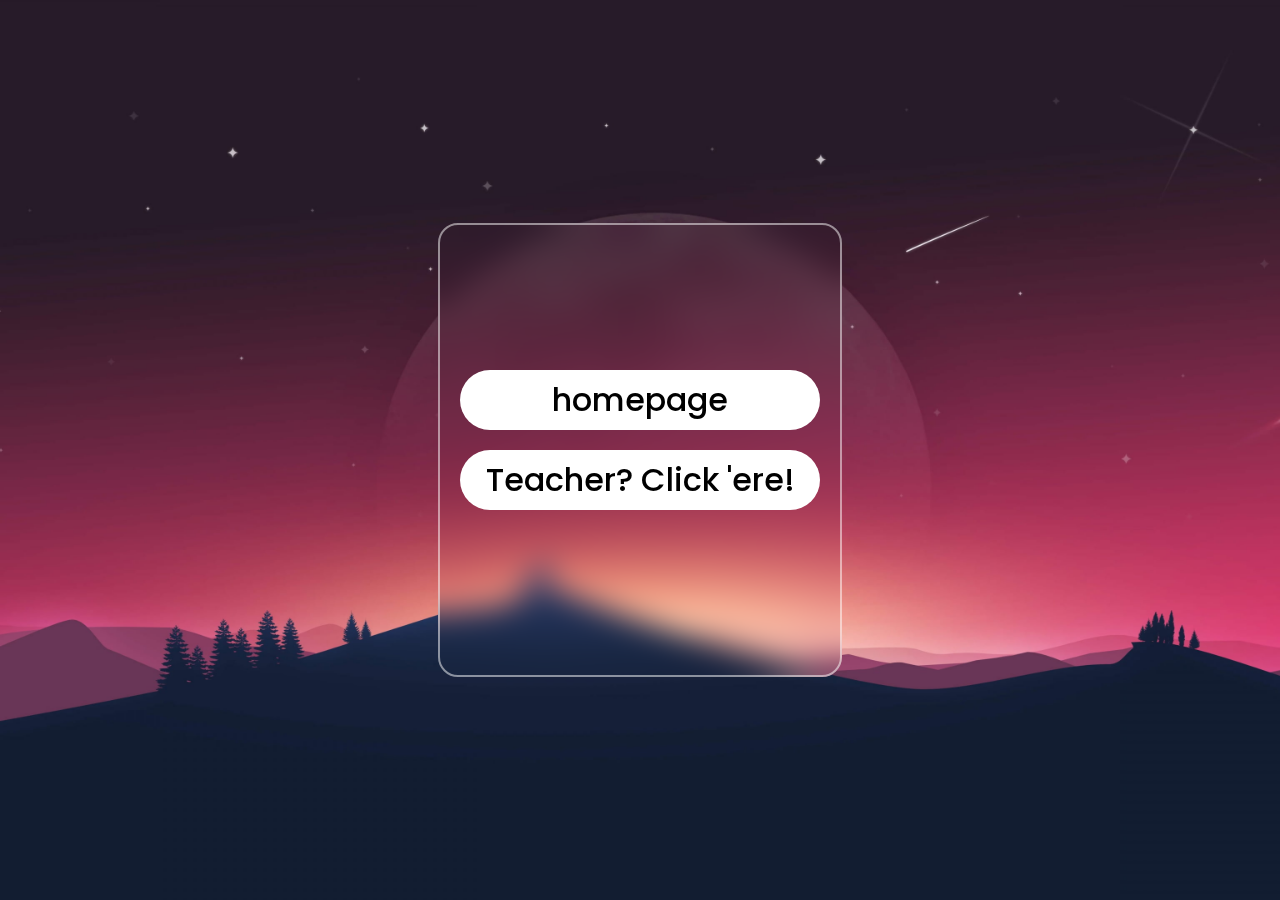
<file: index.html>
<!DOCTYPE html>
<html lang="en">

<head>
    <style>
        @import url('https://fonts.googleapis.com/css2?family=Poppins:wght@500&display=swap');

        * {
            margin: 0;
            padding: 0;
            font-family: 'poppins', sans-serif;
        }

        section {
            display: flex;
            justify-content: center;
            align-items: center;
            min-height: 100vh;
            width: 100%;
            background: url('background6.jpg') no-repeat;
            background-position: center;
            background-size: cover;
        }

        .form-box {
            position: relative;
            width: 400px;
            height: 450px;
            background: transparent;
            border: 2px solid rgba(255, 255, 255, 0.5);
            border-radius: 20px;
            backdrop-filter: blur(15px);
            display: flex;
            flex-direction: column;
            justify-content: center;
            align-items: center;
        }

        h2 {
            font-size: 2em;
            color: #fff;
            text-align: center;
            height: auto;
        }

        h1 {
            font-size: 2em;
            color: #fff;
            text-align: center;
            margin-bottom: 30px;
        }

        main p {
            font-size: 18px;
            color: #fff;
            max-width: 600px;
            text-align: center;
            margin-bottom: 40px;
            height: 100%;
        }

        a {
            display: inline-block;
            margin-bottom: 20px;
            padding: 12px 40px;
            color: #ffffff;
            text-transform: uppercase;
            letter-spacing: 2px;
            text-align: center;
            font-weight: bold;
            border-radius: 50px;
            transition: all 0.3s ease-in-out;
        }

        button {
            width: 90%;
            height: 60px;
            border-radius: 40px;
            background: #fff;
            border: none;
            outline: none;
            cursor: pointer;
            font-size: 2em;
            font-weight: 500;
            margin-bottom: 20px;
        }
    </style>
</head>

<body>
    <section>
        <div class="section">
            <div class="form-box">
                <button id="2dre">homepage</button>
                <button id="ban-btn">Teacher? Click 'ere!</button>
            </div>
        </div>
    </section>
    <script>
        const banButton = document.getElementById('ban-btn');
        const dre = document.getElementById('2dre');

        banButton.addEventListener('click', function () {
            localStorage.setItem('banned', 'true');
            window.location.href = 'ban.html';
        });

        dre.addEventListener('click', function () {
            window.location.href = 'home.html';
        });


    </script>
    <script src="auth.js"></script>
    <script src="ipban.js"></script>
</body>

</html>
</file>
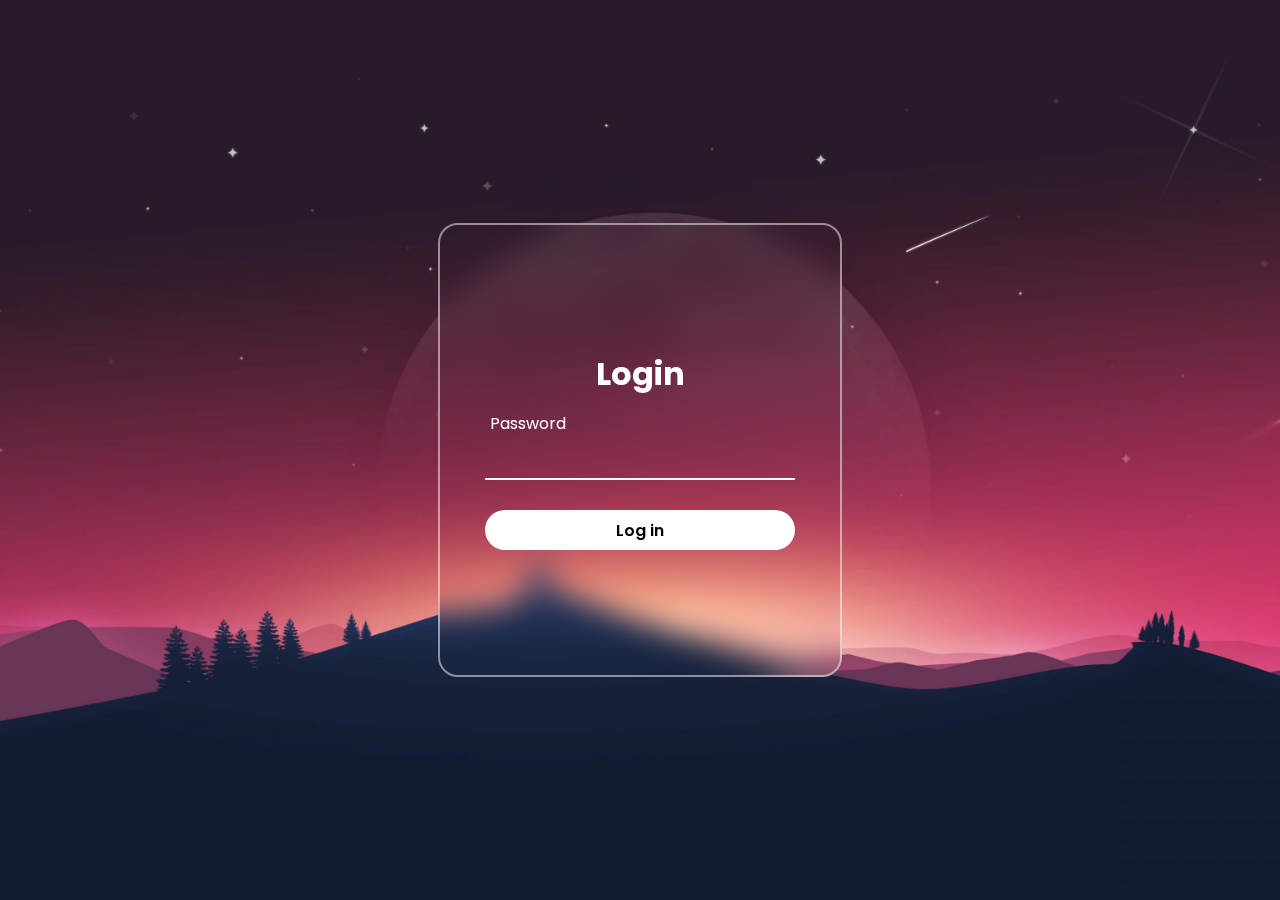
<file: e/index.html>
<!DOCTYPE html>
<html lang="en">
<head>
<link rel="stylesheet" href="index.css">
  <title></title>
</head>
<body>
    <section>
        <div class="form-box">
            <div class="form-value">
                <form action="">
                    <h2>Login</h2>
                    <div class="inputbox">
                        <ion-icon name="lock-closed-outline"></ion-icon>
                        <input type="password" id="password" name="password">
                        <label for="">Password</label>
                    </div>
                    <button type="submit" id="submit-button">Log in</button>
                </form>
            </div>
        </div>
    </section>
    <script src="index.js"></script>
</body>
</html>
</file>
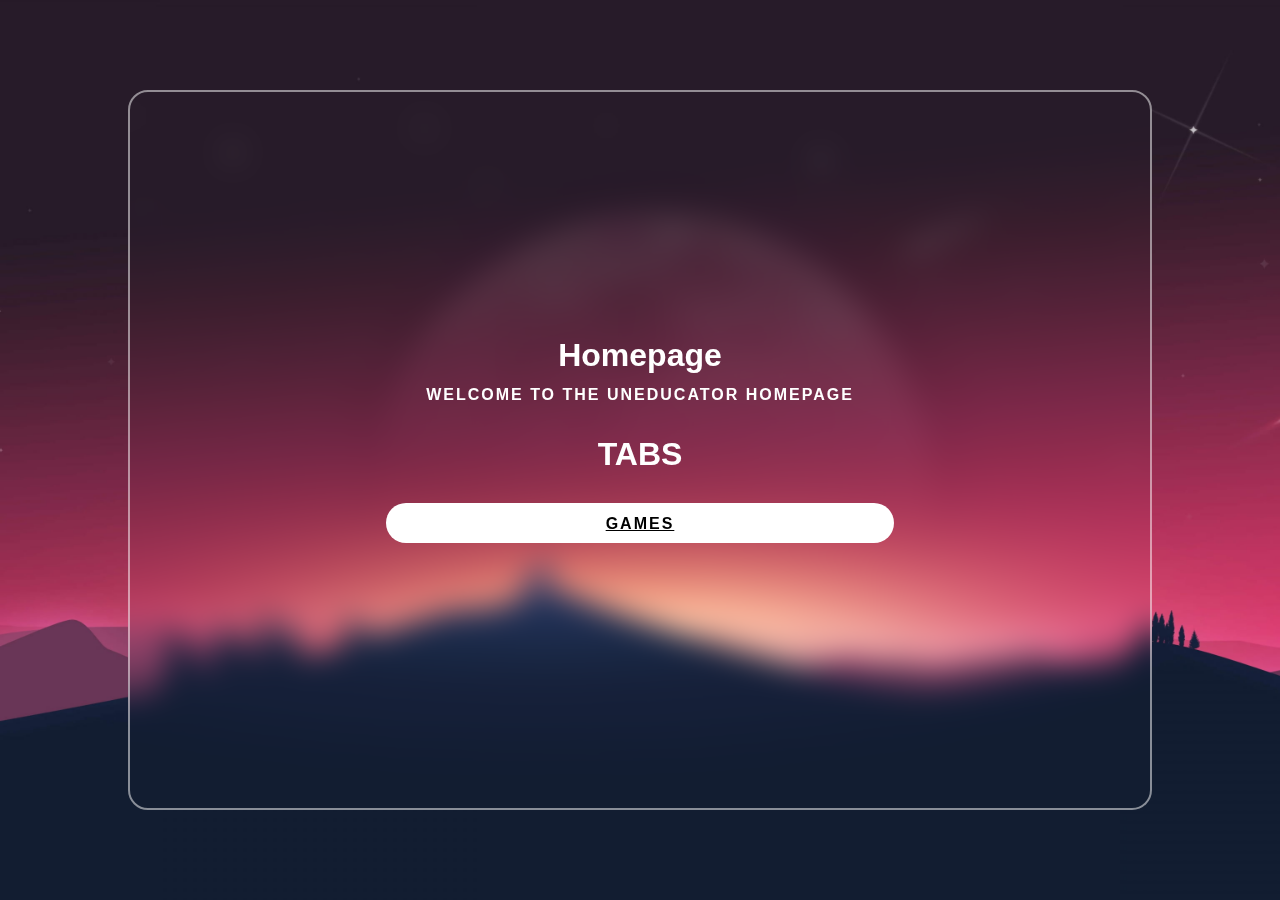
<file: homepage/index.html>
<!DOCTYPE html>
<html>

<head>
  <meta charset="UTF-8">
  <title img src="logo.png" alt="Logo">Homepage</title>
  <style>
    .button {
      width: 100%;
      height: 40px;
      border-radius: 40px;
      background: #fff;
      border: none;
      outline: none;
      cursor: pointer;
      font-size: 1em;
      font-weight: 600;
      color: black;
      /* Add this line to set the text color to black */
    }


    main {
      height: calc(100vh - 60px);
      display: flex;
      flex-direction: column;
      justify-content: center;
      align-items: center;
    }

    * {
      margin: 0;
      padding: 0;
      box-sizing: border-box;
    }

    body {
      background-image: url("background6.jpg");
      background-size: cover;
      font-family: sans-serif;
      display: flex;
      justify-content: center;
      align-items: center;
    }

    @import url('https://fonts.googleapis.com/css2?family=Poppins:wght@500&display=swap');

    * {
      margin: 0;
      padding: 0;
      font-family: 'poppins', sans-serif;
    }

    section {
      display: flex;
      justify-content: center;
      align-items: center;
      min-height: 100vh;
      width: 100%;

      background: url('background6.jpg')no-repeat;
      background-position: center;
      background-size: cover;
    }

    h2 {
      font-size: 2em;
      color: #fff;
      text-align: center;
      height: auto;
    }

    button {
      width: 100%;
      height: 40px;
      border-radius: 40px;
      background: #fff;
      border: none;
      outline: none;
      cursor: pointer;
      font-size: 1em;
      font-weight: 600;
    }

    h1 {
      font-size: 2em;
      color: #fff;
      text-align: center;
      margin-bottom: 30px;
    }

    main p {
      font-size: 18px;
      color: #fff;
      max-width: 600px;
      text-align: center;
      margin-bottom: 40px;
      height: 100%;
    }

    a {
      display: inline-block;
      margin-bottom: 20px;
      padding: 12px 40px;
      color: #ffffff;
      text-transform: uppercase;
      letter-spacing: 2px;
      text-align: center;
      font-weight: bold;
      border-radius: 50px;
      transition: all 0.3s ease-in-out;
    }

    .section_box {
      position: relative;
      width: 80vw;
      height: 80vh;
      background: transparent;
      border: 2px solid rgba(255, 255, 255, 0.5);
      border-radius: 20px;
      backdrop-filter: blur(15px);
      display: flex;
      justify-content: center;
      align-items: center;
      margin: 0 auto;
      box-sizing: border-box;

    }

    .container {
      display: flex;
      flex-direction: column;
      align-items: center;
      justify-content: center;
      height: 100vh;
    }

    h2,
    p {
      width: 100%;
      text-align: center;
    }
  </style>
</head>

<body>
  <section>
    <div class="section_box">
      <div class="container">
        <h2>Homepage</h2>
        <a>Welcome to the uneducator homepage</a>

        <h1 margin-top=60px>TABS</h1>
        <a href="/premium/playpage/" class="button">Games</a>
      </div>
    </div>
  </section>
</body>

</html>
</file>
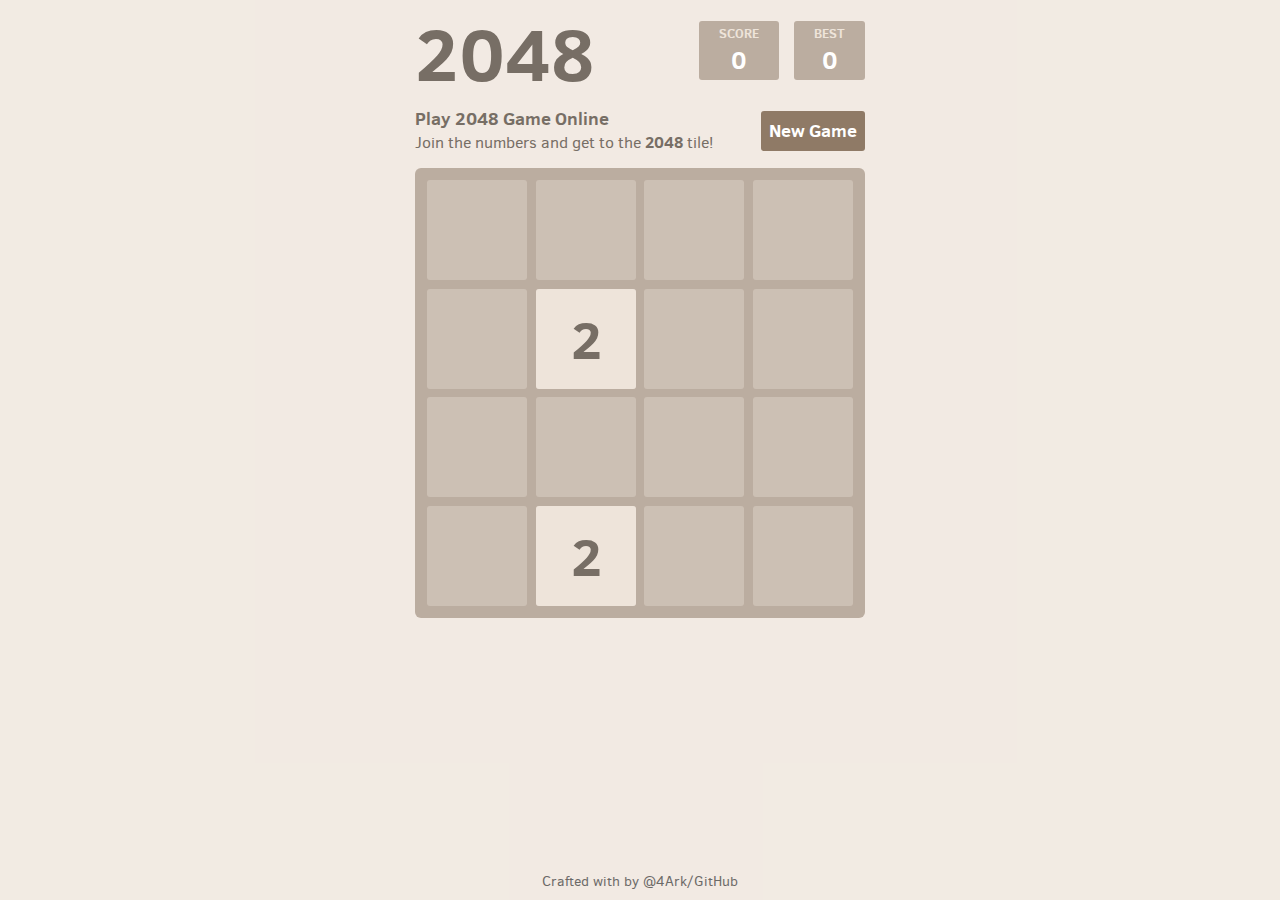
<file: play/2048/index.html>
<!DOCTYPE html>
<html lang="en">

<head>
    <meta charset="UTF-8">
    <meta name="viewport" content="width=device-width, initial-scale=1.0">
    <meta http-equiv="X-UA-Compatible" content="ie=edge">
    <link rel="stylesheet" href="css/keyframes.css">
    <link rel="stylesheet" href="css/style.css">
    <link rel="stylesheet" href="css/media.css">
    <link rel="shortcut icon" href="./favicon.ico">
    <title>2048</title>
</head>

<body>
    <div class="container">
        <div class="heading">
            <h1 class="title">
                <a href="">2048</a>
            </h1>
            <div class="scores-container">
                <div class="score-container">
                    <p class="title">SCORE</p>
                    <P class="score">0</P>
                    <div class="score-addition">
                        +4
                    </div>
                </div>
                <div class="best-container">
                    <p class="title">BEST</p>
                    <P class="score">66666</P>
                </div>
            </div>
        </div>
        <div class="game-intro">
            <a href="" class="restart-btn">New Game</a>
            <h2 class="subtitle">
                Play 2048 Game Online
            </h2>
            <p class="above-game">
                Join the numbers and get to the <strong>2048</strong> tile!
            </p>
        </div>
        <div class="game-container">
            <div class="grid-container">
                <div class="grid-row">
                    <div class="grid-cell"></div>
                    <div class="grid-cell"></div>
                    <div class="grid-cell"></div>
                    <div class="grid-cell"></div>
                </div>
                <div class="grid-row">
                    <div class="grid-cell"></div>
                    <div class="grid-cell"></div>
                    <div class="grid-cell"></div>
                    <div class="grid-cell"></div>
                </div>
                <div class="grid-row">
                    <div class="grid-cell"></div>
                    <div class="grid-cell"></div>
                    <div class="grid-cell"></div>
                    <div class="grid-cell"></div>
                </div>
                <div class="grid-row">
                    <div class="grid-cell"></div>
                    <div class="grid-cell"></div>
                    <div class="grid-cell"></div>
                    <div class="grid-cell"></div>
                </div>
            </div>
            <div class="tile-container">

            </div>
            <div class="failure-container pop-container">
                <p>:(</span></p>
                <p>FIALURE</p>
            </div>
            <div class="winning-container pop-container">
                <p>:)</p>
                <p>WINNING</p>
            </div>
        </div>
        <div class="footer">
            <span>
                Crafted with by
                <a href="https://gd4ark.github.io/about/">@4Ark</a>/<a href="https://github.com/gd4Ark/2048">GitHub</a>
            </span>
        </div>
    </div>
    <script src="js/config.js"></script>
    <script src="js/data.js"></script>
    <script src="js/utils.js"></script>
    <script src="js/event.js"></script>
    <script src="js/view.js"></script>
    <script src="js/game.js"></script>
    <script src="js/main.js"></script>
</body>

</html>
</file>
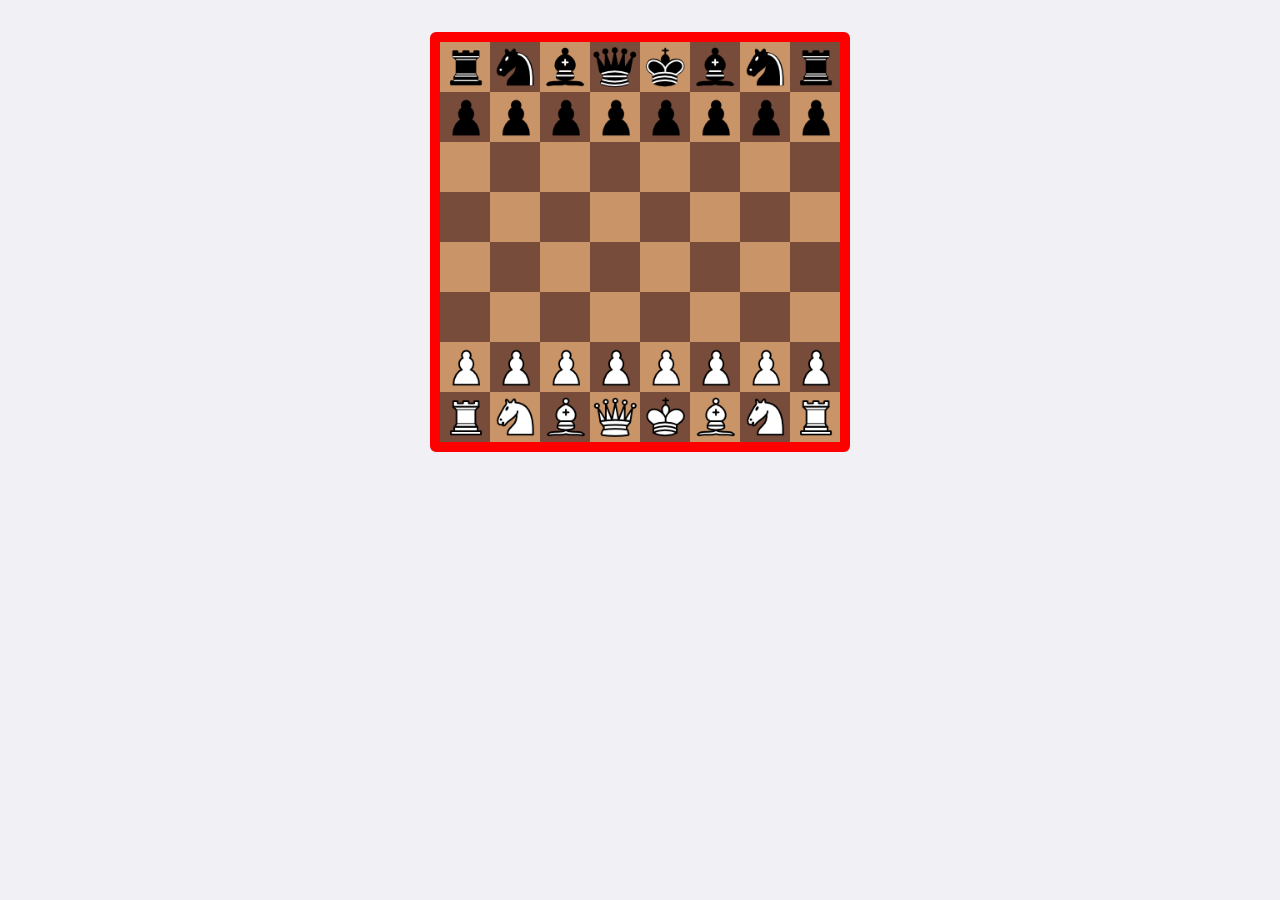
<file: play/chess/index.html>
<!DOCTYPE html>
<html lang="en">
<head>
    <meta charset="UTF-8">
    <meta http-equiv="X-UA-Compatible" content="IE=edge">
    <meta name="viewport" content="width=device-width, initial-scale=1.0">

    <link rel="stylesheet" href="style.css">

    <title>Web Chess</title>
</head>
<body>
    <div id="main">
        <div class="board">
            <div class="row">
                <div id="11" class="square white"></div>
                <div id="12" class="square black"></div>
                <div id="13" class="square white"></div>
                <div id="14" class="square black"></div>
                <div id="15" class="square white"></div>
                <div id="16" class="square black"></div>
                <div id="17" class="square white"></div>
                <div id="18" class="square black"></div>
            </div>
            <div class="row">
                <div id="21" class="square black"></div>
                <div id="22" class="square white"></div>
                <div id="23" class="square black"></div>
                <div id="24" class="square white"></div>
                <div id="25" class="square black"></div>
                <div id="26" class="square white"></div>
                <div id="27" class="square black"></div>
                <div id="28" class="square white"></div>
            </div>
            <div class="row">
                <div id="31" class="square white"></div>
                <div id="32" class="square black"></div>
                <div id="33" class="square white"></div>
                <div id="34" class="square black"></div>
                <div id="35" class="square white"></div>
                <div id="36" class="square black"></div>
                <div id="37" class="square white"></div>
                <div id="38" class="square black"></div>
            </div>
            <div class="row">
                <div id="41" class="square black"></div>
                <div id="42" class="square white"></div>
                <div id="43" class="square black"></div>
                <div id="44" class="square white"></div>
                <div id="45" class="square black"></div>
                <div id="46" class="square white"></div>
                <div id="47" class="square black"></div>
                <div id="48" class="square white"></div>
            </div>
            <div class="row">
                <div id="51" class="square white"></div>
                <div id="52" class="square black"></div>
                <div id="53" class="square white"></div>
                <div id="54" class="square black"></div>
                <div id="55" class="square white"></div>
                <div id="56" class="square black"></div>
                <div id="57" class="square white"></div>
                <div id="58" class="square black"></div>
            </div>
            <div class="row">
                <div id="61" class="square black"></div>
                <div id="62" class="square white"></div>
                <div id="63" class="square black"></div>
                <div id="64" class="square white"></div>
                <div id="65" class="square black"></div>
                <div id="66" class="square white"></div>
                <div id="67" class="square black"></div>
                <div id="68" class="square white"></div>
            </div>
            <div class="row">
                <div id="71" class="square white"></div>
                <div id="72" class="square black"></div>
                <div id="73" class="square white"></div>
                <div id="74" class="square black"></div>
                <div id="75" class="square white"></div>
                <div id="76" class="square black"></div>
                <div id="77" class="square white"></div>
                <div id="78" class="square black"></div>
            </div>
            <div class="row">
                <div id="81" class="square black"></div>
                <div id="82" class="square white"></div>
                <div id="83" class="square black"></div>
                <div id="84" class="square white"></div>
                <div id="85" class="square black"></div>
                <div id="86" class="square white"></div>
                <div id="87" class="square black"></div>
                <div id="88" class="square white"></div>
            </div>
        </div>
    </div>

    <script src="gameController.js"></script>
</body>
</html>
</file>
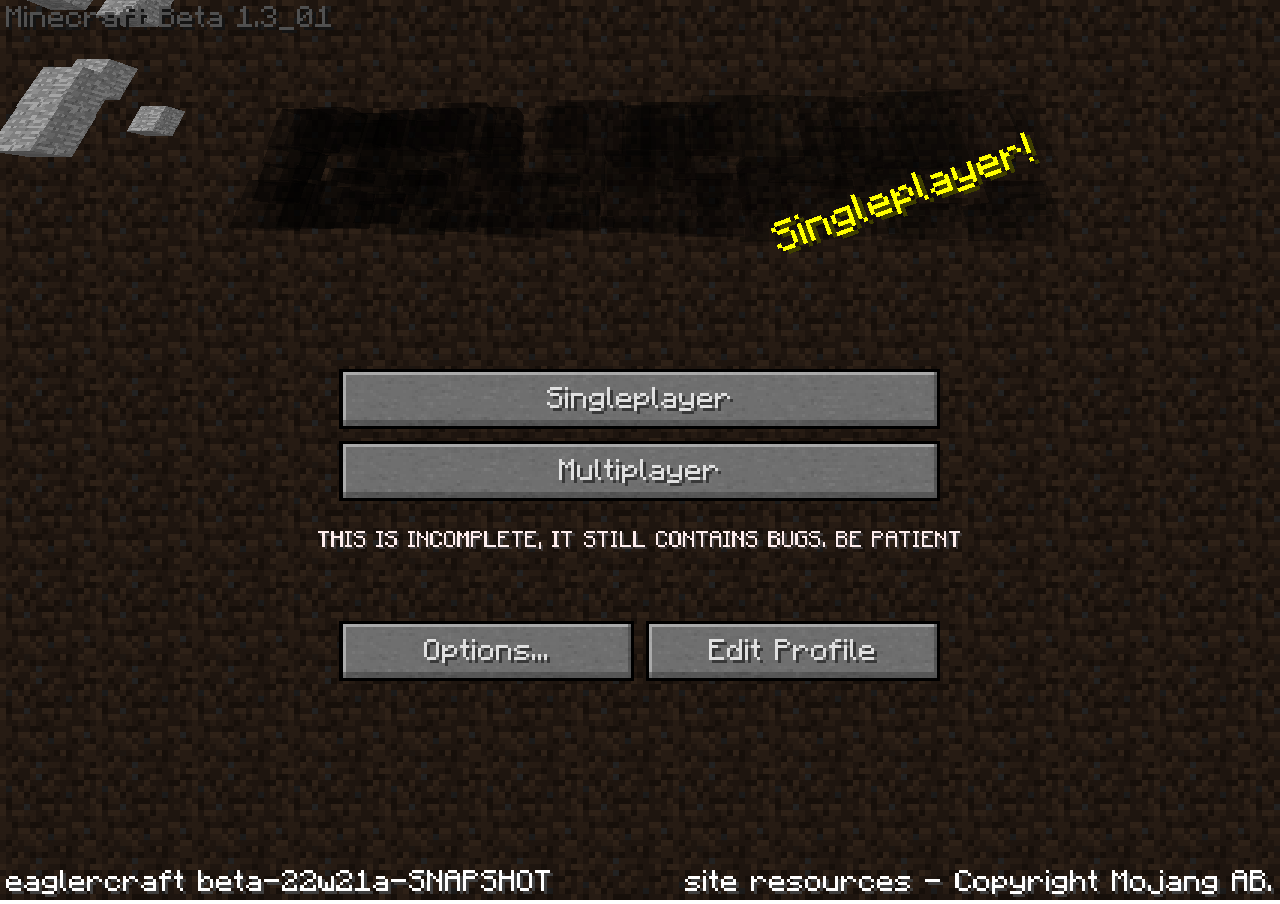
<file: play/eagler-old/index.html>
<!DOCTYPE html>
<html>
<head>
<title>EaglerK Edu</title>
<meta charset="UTF-8" />
<meta name="viewport" content="width=device-width, initial-scale=1.0" />
<meta name="description" content="This is an experimental build of Eaglercraft which supports singleplayer. IT IS NOT COMPLETE, DO NOT REPORT BUGS!" />
<meta name="keywords" content="calder, young, lax1dude, games, eaglercraft, singleplayer, eaglercraft singleplayer, eagler, minecraft" />
<meta name='url' content="https://eaglercraft-singleplayer.nachobro.repl.co/" />
<meta name="author" content="LAX1DUDE brought to replit by Nachobro" />
<meta property="og:title" content="Singleplayer Minecraft on Replit" />
<meta property="og:locale" content="en-US" />
<meta property="og:type" content="website" />
<meta property="og:url" content="https://eaglercraft-singleplayer.nachobro.repl.co" />
<meta property="og:image" content="screenshot.png" />
<meta property="og:description" content="This is an experimental build of Eaglercraft which supports singleplayer. IT IS NOT COMPLETE, DO NOT REPORT BUGS!" />
<link type="image/x-icon" rel="shortcut icon" href="favicon.ico" />
<script type="text/javascript" src="classes0.js"></script>
<style type="text/css">
a.nolink, a.nolink:link, a.nolink:hover, a.nolink:visited {
	color: white;
}
a.nolink:active {
	color: yellow;
}
#available {
	position: fixed;
	background-color: #333333;
	top: 0px;
	right: 0px;
	padding: 10px 30px;
	width:min(80vw,250px); 
	color:white;
}
#available_hide {
	position: fixed;
	top: 0px;
	right: 0px;
	margin: 10px;
	padding: 2px;
	font-weight: bold;
	border: 1px solid white;
	font-size: 12px;
	line-height: 12px;
	cursor: pointer;
	background-color: #333333;
}
</style>
<script type="text/javascript">
window.addEventListener("load", function(){
window.minecraftOpts = [
	"game_frame","assets.epk",
];
main();
});
</script>
</head>
<body style="margin:0px;width:100vw;height:100vh;" id="game_frame"></body>
</html>
</file>
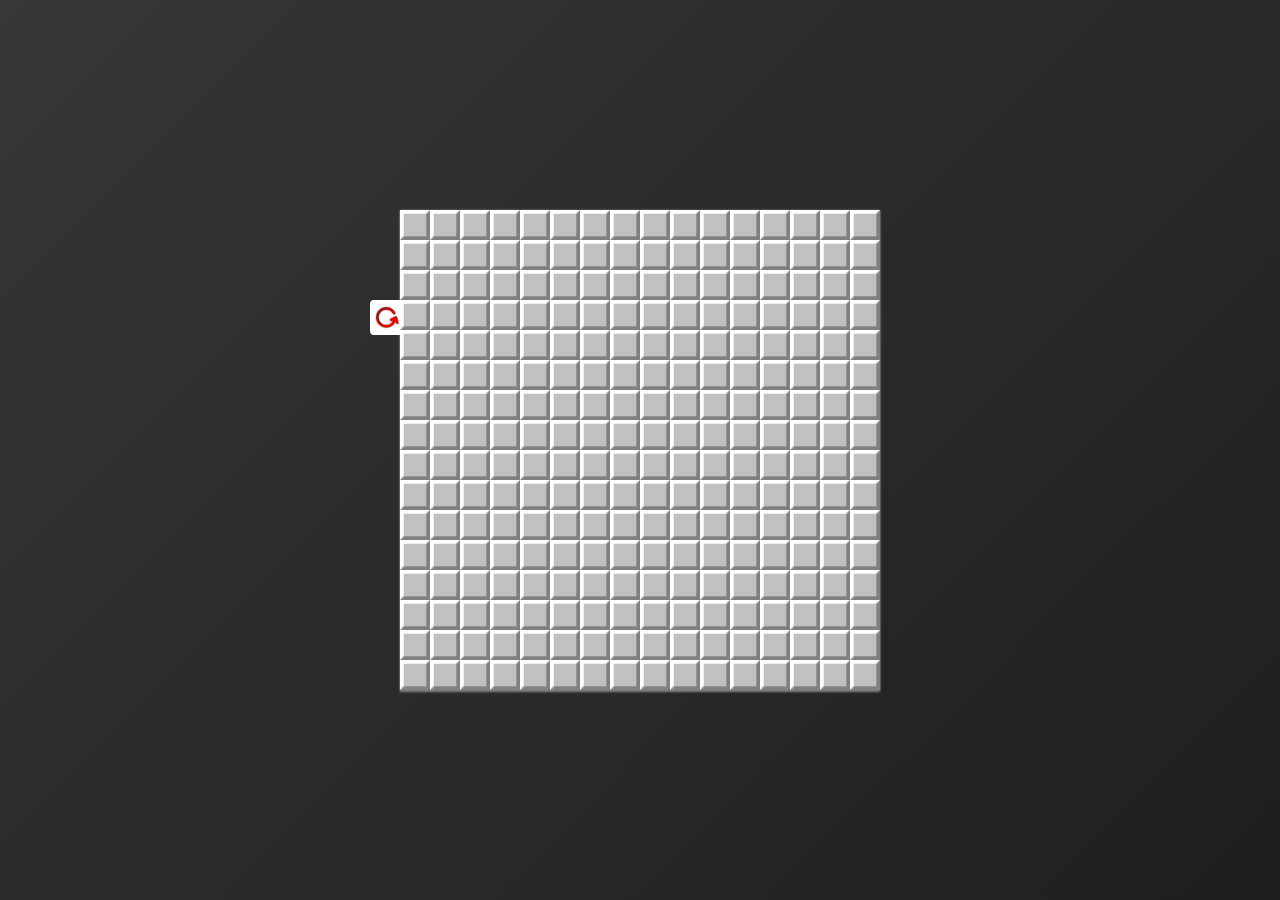
<file: play/Minesweeper/index.html>
﻿<!DOCTYPE html>
<html lang="pt-BR">
	<head>
		<meta charset="UTF-8" />
		<title>Campo Minado</title>
		<link rel="stylesheet" href="assets/css/stylesheet.css" media="all" />
		<link href="https://fonts.googleapis.com/css?family=Baumans" rel="stylesheet" /> 
		<meta name="viewport" content="width=device-width, initial-scale=1.0, user-scalable=yes" />
	</head>
	<body>

		<div id="mineSweeper">
			<!-- canvas gonna be rendered here -->
			<button id="resetGame">Resetar</button>
		</div>

		<script type="text/javascript" src="assets/js/Celula.js"></script>	
		<script type="text/javascript" src="assets/js/Sprite.js"></script>	
		<script type="text/javascript" src="assets/js/routines.js"></script>	
	</body>
</html>
</file>
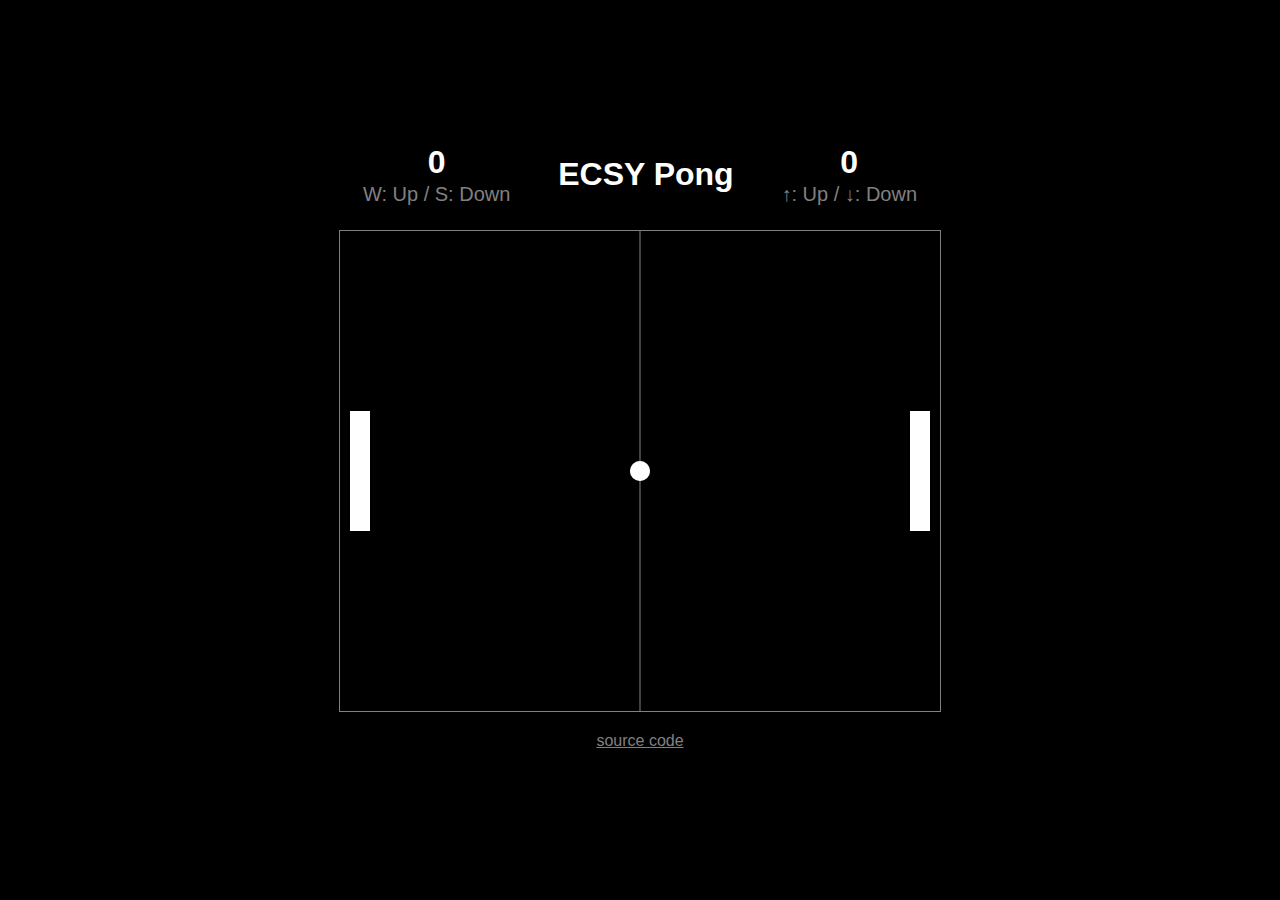
<file: play/pong/index.html>
<!DOCTYPE html><html lang="en"><head><meta charset="UTF-8"><meta name="viewport" content="width=device-width, initial-scale=1.0"><title>Pong ECSY</title><link rel="stylesheet" href="style.3f72e6f0.css"></head><body> <div> <header> <div class="player"> <span class="player__score" data-player="1"></span> <span class="player__keys">W: Up / S: Down</span> </div> <h1>ECSY Pong</h1> <div class="player"> <span class="player__score" data-player="2"></span> <span class="player__keys">↑: Up / ↓: Down</span> </div> </header> <main> <canvas id="game" width="600" height="480"></canvas> </main> <footer> <a href="https://github.com/ligabloo/pong-ecsy">source code</a> </footer> </div> <script src="pong-ecsy.ee54f195.js"></script> </body></html>
</file>
<file: e/index.css>
@import url('https://fonts.googleapis.com/css2?family=Poppins:wght@500&display=swap');
*{
    margin: 0;
    padding: 0;
    font-family: 'poppins',sans-serif;
}
section{
    display: flex;
    justify-content: center;
    align-items: center;
    min-height: 100vh;
    width: 100%;
    
    background: url('background6.jpg')no-repeat;
    background-position: center;
    background-size: cover;
}
.form-box{
    position: relative;
    width: 400px;
    height: 450px;
    background: transparent;
    border: 2px solid rgba(255,255,255,0.5);
    border-radius: 20px;
    backdrop-filter: blur(15px);
    display: flex;
    justify-content: center;
    align-items: center;

}
h2{
    font-size: 2em;
    color: #fff;
    text-align: center;
}
.inputbox{
    position: relative;
    margin: 30px 0;
    width: 310px;
    border-bottom: 2px solid #fff;
}
.inputbox label{
    position: absolute;
    top: 50%;
    left: 5px;
    transform: translateY(-50%);
    color: #fff;
    font-size: 1em;
    pointer-events: none;
    transition: .5s;
}
input:focus ~ label,
input:valid ~ label{
top: -5px;
}
.inputbox input {
    width: 100%;
    height: 50px;
    background: transparent;
    border: none;
    outline: none;
    font-size: 1em;
    padding:0 35px 0 5px;
    color: #fff;
}
.inputbox ion-icon{
    position: absolute;
    right: 8px;
    color: #fff;
    font-size: 1.2em;
    top: 20px;
}
.forget{
    margin: -15px 0 15px ;
    font-size: .9em;
    color: #fff;
    display: flex;
    justify-content: space-between;  
}

.forget label input{
    margin-right: 3px;
    
}
.forget label a{
    color: #fff;
    text-decoration: none;
}
.forget label a:hover{
    text-decoration: underline;
}
button{
    width: 100%;
    height: 40px;
    border-radius: 40px;
    background: #fff;
    border: none;
    outline: none;
    cursor: pointer;
    font-size: 1em;
    font-weight: 600;
}
</file>
<file: play/2048/css/keyframes.css>
@keyframes moveup{
    0%{
        transform: translateY(0);
        opacity: 1;
    }
    100%{
        transform: translateY(-150px);
        opacity: 0;
    }
}
@keyframes appear{
    0%{
        transform: scale(0);
    }
    100%{
        transform: scale(1);
    }
}
@keyframes add{
    0%{
        transform: scale(1);
        box-shadow: 0 0 1px red;
    }
    50%{
        transform: scale(1.2);
    }
    100%{
        transform: scale(1);
    }
}
</file>
<file: play/2048/css/style.css>
@import "../font/clear-sans.css";

* {
    margin: 0;
    padding: 0;
    box-sizing: border-box;
}

html,
body {
    font-family: "Clear Sans", "Helvetica Neue", Arial, sans-serif;
    color: #776e65;
    font-size: 18px;
    background: rgba(238, 228, 218, 0.5);
    overflow: hidden;
    height: 100%;
}

a {
    text-decoration: none;
    color: inherit;
    cursor: pointer;
}

.container {
    position: relative;
    margin: 0 auto;
    display: flex;
    flex-direction: column;
    width: 450px;
    height: 100vh;
    box-sizing: content-box;
}

.heading {
    margin: 20px 0;
}

.heading {
    display: flex;
    align-items: center;
    justify-content: space-between;
    flex-wrap: wrap;
}

h1.title {
    font-size: 74px;
    line-height: 66px;
    font-weight: bold;
}

.scores-container {
    float: right;
}

.score-container,
.best-container {
    float: left;
    padding: 3px 20px;
    background: #bbada0;
    border-radius: 3px;
    font-size: 25px;
    font-weight: bold;
    color: white;
    text-align: center;
}

.score-container {
    position: relative;
    margin-right: 15px;
    margin-bottom: 5px;
}

.score-container .title,
.best-container .title {
    font-size: 13px;
    color: #eee4da;
}

.score-addition {
    position: absolute;
    left: 0;
    bottom: 0;
    width: 100%;
    color: rgba(119, 110, 101, 0.9);
    z-index: 100;
    opacity: 0;
    font-size: 1rem;
}

.score-addition.action {
    animation: 2s moveup;
}

.above-game {
    font-size: 0.9rem;
}

.restart-btn {
    margin: 5px 0 0 5px;
    float: right;
    padding: 0 8px;
    background: #8f7a66;
    color: white;
    height: 40px;
    line-height: 40px;
    border-radius: 3px;
    font-weight: bold;
}

h2.subtitle {
    font-size: 1em;
}

.game-container {
    position: relative;
    margin-top: 15px;
    width: 450px;
    height: 450px;
    background: #bbada0;
    border-radius: 6px;
    touch-action: none;
}

.grid-container,
.tile-container,
.pop-container {
    position: absolute;
    top: 0;
    left: 0;
    right: 0;
    bottom: 0;
    margin: auto;
    width: 426px;
    height: 426px;
}


.grid-row {
    display: flex;
    margin-bottom: 2%;
}

.grid-row,
.tile {
    height: 23.5%;
}

.grid-cell,
.tile {
    width: 23.5%;
    border-radius: 3px;
}

.grid-cell {
    margin-right: 2%;
    background: rgba(238, 228, 218, 0.35);
}

.grid-cell:nth-of-type(4n) {
    margin-right: 0;
}

.tile {
    position: absolute;
    display: flex;
    align-items: center;
    justify-content: center;
    font-size: 53px;
    font-weight: bold;
    background: #eee4da;
    transition: all 0.15s ease;
}

.tile.new-tile {
    animation: 0.5s appear;
}

.tile.addition {
    animation: 0.3s add;
}

.tile[data-val] {
    color: #f9f6f2;
}

.tile[data-val="2"],
.tile[data-val="4"] {
    color: #776e65;
}

.tile[data-val="128"],
.tile[data-val="256"],
.tile[data-val="512"] {
    font-size: 45px;
}

.tile[data-val="1024"],
.tile[data-val="2048"] {
    font-size: 33px;
}

.tile[data-val="4"] {
    background: #ede0c8;
}

.tile[data-val="8"] {
    background: #f2b179;
}

.tile[data-val="16"] {
    background: #f59563;
}

.tile[data-val="32"] {
    background: #f67c5f;
}

.tile[data-val="64"] {
    background: #f65e3b;
}

.tile[data-val="128"] {
    background: #edcf72;
}

.tile[data-val="256"] {
    background: #edcc61;
    box-shadow: 0 0 30px 10px rgba(243, 215, 116, 0.31746), inset 0 0 0 1px rgba(255, 255, 255, 0.19048);
}

.tile[data-val="512"] {
    background: #edc850;
    box-shadow: 0 0 30px 10px rgba(243, 215, 116, 0.39683), inset 0 0 0 1px rgba(255, 255, 255, 0.2381);
}

.tile[data-val="1024"] {
    background: #edc53f;
    box-shadow: 0 0 30px 10px rgba(243, 215, 116, 0.47619), inset 0 0 0 1px rgba(255, 255, 255, 0.28571);
}

.tile[data-val="2048"] {
    background: #edc22e;
    box-shadow: 0 0 30px 10px rgba(243, 215, 116, 0.55556), inset 0 0 0 1px rgba(255, 255, 255, 0.33333);
}

.pop-container {
    display: flex;
    flex-direction: column;
    align-items: center;
    justify-content: center;
    width: 100%;
    height: 100%;
    background: rgba(238, 228, 218, 0.8);
    z-index: 100;
    opacity: 0;
    transition: all 1s ease;
}

.winning-container p:nth-child(1){
    transform: rotate(90deg);
}

.winning-container.action p:nth-child(1){
    transform-origin: center;
    animation: winning 1.5s infinite;
}

.failure-container.action p:nth-child(1){
    transform-origin: center;
    animation: failure 5s infinite;
}

@keyframes winning{
    0%,25%,50%,75%,100%{
		transform: rotate(90deg) translateX(-5px);
	}
	12.5%{
		transform: rotate(80deg);
	}
	37.5%{
		transform: rotate(70deg);
	}
	62.5%{
		transform: rotate(100deg);
	}
	87.5%{
		transform: rotate(120deg);
	}
}

@keyframes failure{
    0%,25%,50%,75%,100%{
		transform: rotate(90deg) scale(0.7,1) rotateX(40deg);
	}
	12.5%{
		transform: rotate(90deg);
	}
	37.5%{
		transform: rotate(90deg);
	}
	62.5%{
		transform: rotate(90deg);
	}
	87.5%{
		transform: rotate(90deg);
	}
}

.pop-container.action {
    opacity: 1;
}

.pop-container p {
    font-size: 60px;
    font-weight: bold;
}

.footer {
    flex: 1;
    padding: 10px 0;
    text-align: center;
    display: flex;
    justify-content: space-around;
    align-items: flex-end;
    font-size: 0.75rem;
    color: #333;
    opacity: 0.7;
}
</file>
<file: play/2048/css/media.css>
@media screen and (max-width:1250px){
    html,body{
        font-size: 15px;
    }
    .container{
        width: 280px;
    }
    h1.title{
        font-size: 31px;
    }
    .score-container,
    .best-container{
        padding: 3px 10px;
    }
    .game-container{
        margin-top: 10px;
        width: 280px;
        height: 280px;
    }
    .grid-container,
    .tile-container{
        width: 260px;
        height: 260px;
    }
    .grid-row,
    .tile{
        height: 22.75%;
    }
    .grid-cell,
    .tile{
        width: 22.75%;
    }
    .grid-row{
        margin-bottom: 3%;
    }
    .grid-cell{
        margin-right: 3%;
    }
    .tile{
        font-size: 35px;
    }
    .tile[data-val="128"],
    .tile[data-val="256"],
    .tile[data-val="512"]{
        font-size: 25px;
    }
    .tile[data-val="1024"],
    .tile[data-val="2048"]{
        font-size: 21px;
    }

    .pop-container p{
        font-size: 30px;
    }
}
</file>
<file: play/chess/style.css>
@import url('https://fonts.googleapis.com/css2?family=Roboto:ital,wght@0,500;0,700;1,400&display=swap');

* {
    padding: 0;
    margin: 0;
    outline: 0;
    box-sizing: border-box;
}

body {
    font: 400 14px Roboto, sans-serif;
    background: #f0f0f5;
    -webkit-font-smoothing: antialiased;
}

input, button, textarea {
    font: 400 18px Roboto, sans-serif;
}

button {
    cursor: pointer;
}

.board {
    width: min-content;
    margin: 32px auto 0;
    border: 10px solid red;
    border-radius: 6px;

    display: flex;
    flex-direction: column;
    justify-content: center;
    align-items: center;
}

.row {
    display: flex;
    flex-direction: row;
    justify-content: center;
    align-items: center;
}

.square {
    width: 50px;
    height: 50px;

    display: flex;
    justify-content: center;
    align-items: center;
}

.piece {
    width: 50px;
    height: 50px;
}

.black {
    background: #774C3B;
}

.white {
    background: #C99468;
}
</file>
<file: play/Minesweeper/assets/css/stylesheet.css>
* {
	margin: 0;
	padding: 0;
	outline: 0 none;
	text-decoration: none;
	-webkit-user-select: none;
	   -moz-user-select: none;
		-ms-user-select: none;
		 -o-user-select: none;
			user-select: none;
}

html, body {
	width: 100%;
	height: 100%;
}

body {
	display: flex;
	position: relative;
	flex-flow: row wrap;
	align-items: center;
	justify-content: center;
	background-color: gainsboro;
	background-image: linear-gradient(135deg, #363636, #1e1e1e);
}

#mineSweeper {
	width: 480px;
	height: 480px;
	position: relative;
	box-shadow: 0 0 2px gray, 0 2px 2px gray;
}

canvas {
	position: absolute;
	top: 0px;
	left: 0px;
	margin: auto;
	z-index: 10;
}

#resetGame {
	width: 140px;
	height: 35px;
	position: absolute;
	left: -30px;
	top: 90px;
	color: gray;
	border: none;
	cursor: pointer;
	font-size: 11pt;
	line-height: 35px;
	background-color: white;
	font-family: 'Open Sans', sans-serif;
	-webkit-transition: all .5s ease;
	   -moz-transition: all .5s ease;
		-ms-transition: all .5s ease;
		 -o-transition: all .5s ease;
			transition: all .5s ease;
	-webkit-border-radius: 4px;
	   -moz-border-radius: 4px;
		-ms-border-radius: 4px;
		 -o-border-radius: 4px;
			border-radius: 4px;
	background-image: url('../img/resetIcon.png');
	background-position: 4% center;
	background-size: 18%;
	background-repeat: no-repeat;
	z-index: 8;
}

#resetGame:hover {
	left: -143px;
}
</file>
<file: play/pong/style.3f72e6f0.css>
body,html{margin:0;padding:0;height:100%}body{flex-direction:column;justify-content:center;background-color:#000;color:#fff;font-family:-apple-system,BlinkMacSystemFont,Segoe UI,Roboto,Oxygen,Ubuntu,Cantarell,Open Sans,Helvetica Neue,sans-serif}body,header{display:flex;align-items:center}header{justify-content:space-around;width:100%}.player{display:flex;flex-direction:column;align-items:center;justify-content:center;line-height:1.25}.player .player__score{display:block;font-weight:700;font-size:2rem}.player .player__keys{font-size:1.25rem;color:grey}canvas{margin-top:1rem;border:1px solid grey}footer{display:flex;align-items:center;justify-content:center;padding:1em 0}footer a{color:grey}
/*# sourceMappingURL=style.3f72e6f0.css.map */
</file>
